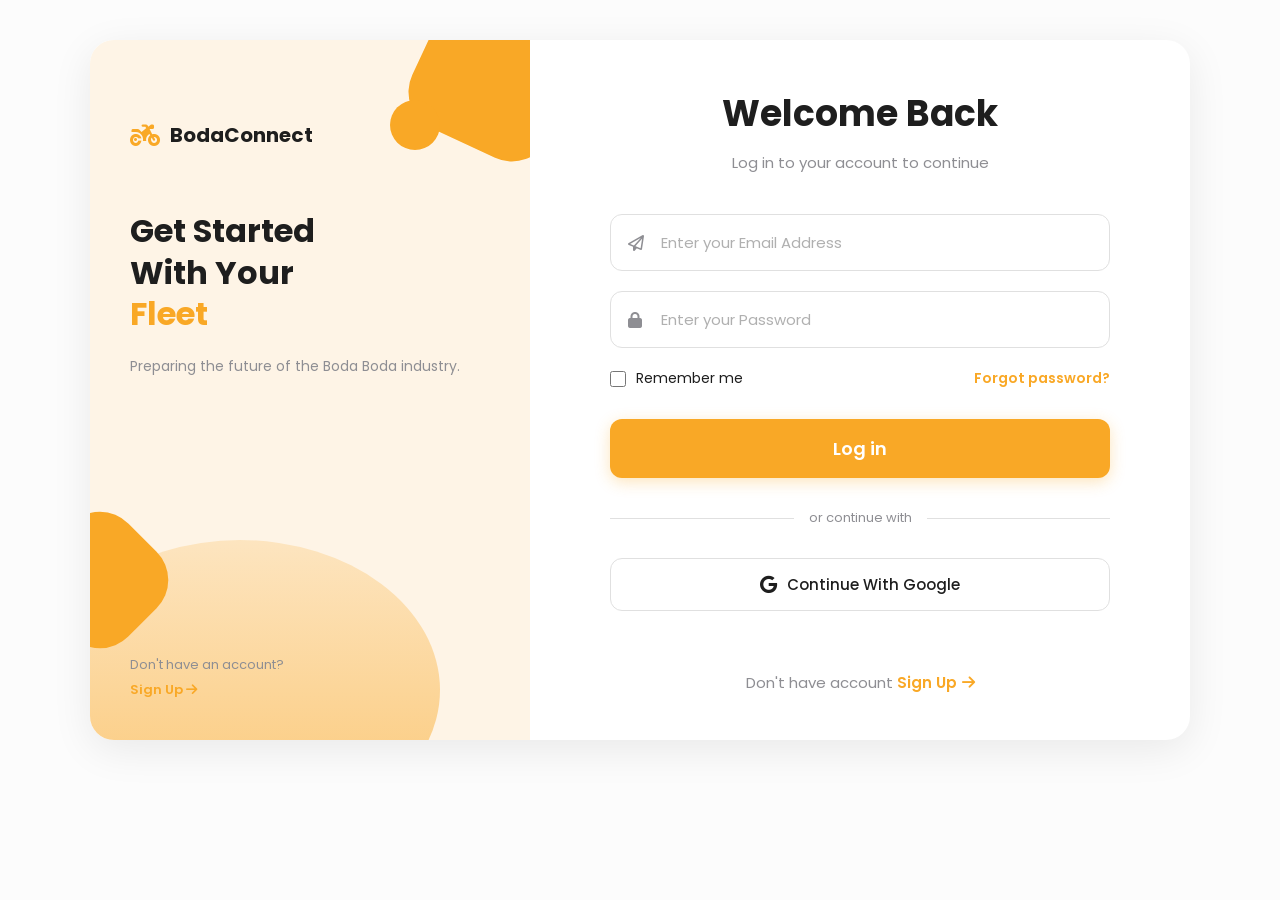
<file: index.html>
<!DOCTYPE html>
<html lang="en">
<head>
    <meta charset="UTF-8">
    <meta name="viewport" content="width=device-width, initial-scale=1.0">
    <title>Boda Boda - Login</title>
    <link href="https://fonts.googleapis.com/css2?family=Poppins:wght@400;500;600;700&display=swap" rel="stylesheet">
    <link rel="stylesheet" href="https://cdnjs.cloudflare.com/ajax/libs/font-awesome/6.4.0/css/all.min.css">
    <link rel="stylesheet" href="style.css">
</head>
<body>

    <div class="auth-container">
        <!-- LEFT SIDEBAR -->
        <div class="sidebar">
            <div class="shape shape-top-right"></div>
            <div class="shape shape-top-right-inner"></div>
            <div class="shape shape-bottom-left"></div>
            <div class="shape shape-bottom-curve"></div>

            <div class="sidebar-content">
                <a href="index.html" class="logo">
                    <i class="fa-solid fa-motorcycle"></i>
                    <span>BodaConnect</span>
                </a>
                <h1>Get Started <br>With Your <br><span>Fleet</span></h1>
                <p>Preparing the future of the Boda Boda industry.</p>
            </div>

            <div class="sidebar-footer">
                <span>Don't have an account?</span>
                <a href="signup.html">Sign Up <i class="fa-solid fa-arrow-right"></i></a>
            </div>
        </div>

        <!-- RIGHT FORM AREA -->
        <div class="form-area">
            <div class="form-header">
                <h2>Welcome Back</h2>
                <p>Log in to your account to continue</p>
            </div>

            <form action="dashboard.html">
                <div class="input-group">
                    <div class="input-wrapper">
                        <i class="fa-regular fa-paper-plane"></i>
                        <input type="email" placeholder="Enter your Email Address" required>
                    </div>
                </div>

                <div class="input-group">
                    <div class="input-wrapper">
                        <i class="fa-solid fa-lock"></i>
                        <input type="password" placeholder="Enter your Password" required>
                    </div>
                </div>

                <div class="form-options">
                    <label class="remember-me">
                        <input type="checkbox">
                        Remember me
                    </label>
                    <a href="#" class="forgot-password">Forgot password?</a>
                </div>

                <button type="submit" class="btn-primary">Log in</button>
            </form>

            <div class="divider"><span>or continue with</span></div>

            <div class="social-buttons">
                <button class="social-btn">
                    <i class="fa-brands fa-google"></i> Continue With Google
                </button>
            </div>

            <div class="bottom-link" style="margin-top: 30px;">
                Don't have account <a href="signup.html">Sign Up <i class="fa-solid fa-arrow-right"></i></a>
            </div>
        </div>
    </div>

</body>
</html>
</file>
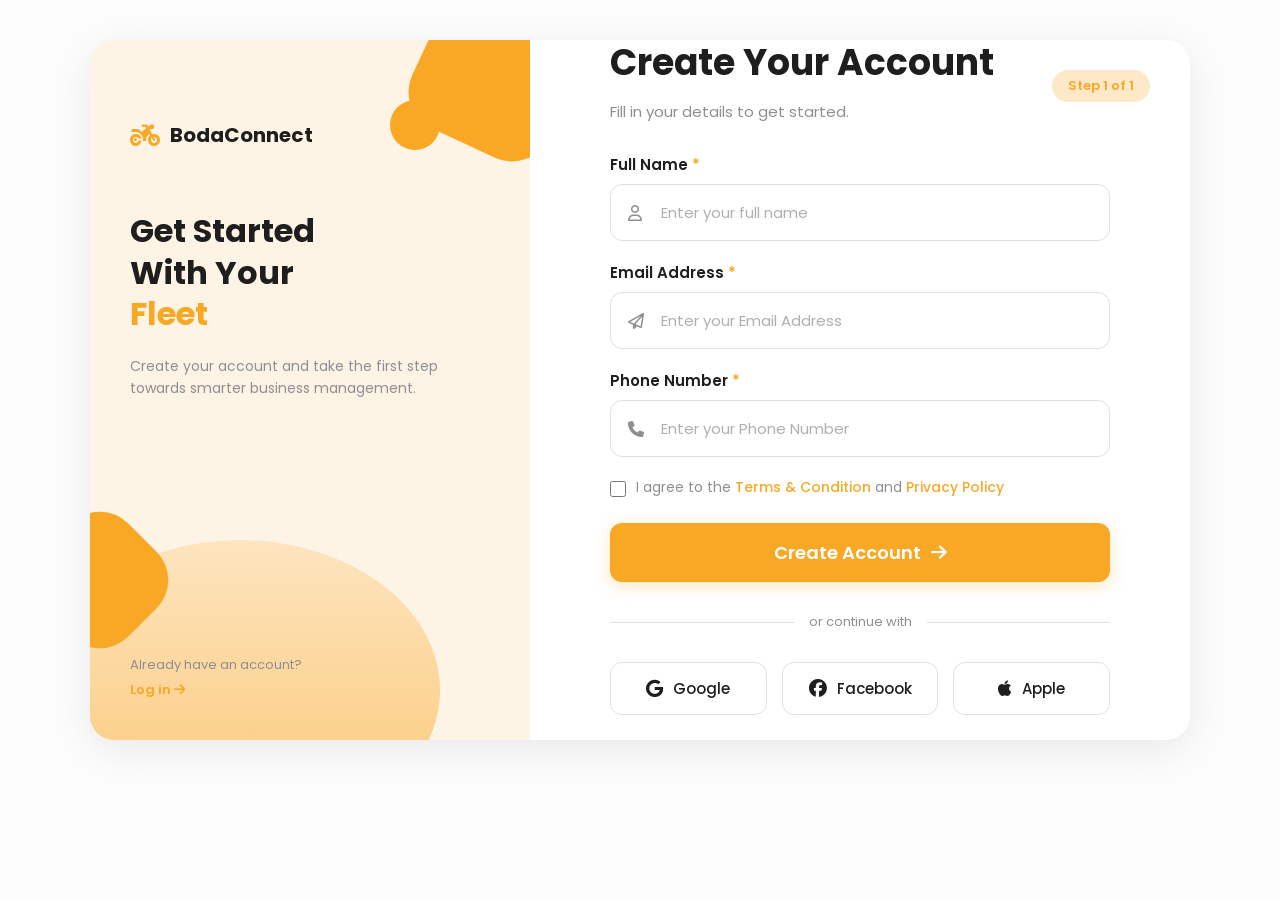
<file: signup.html>
<!DOCTYPE html>
<html lang="en">
<head>
    <meta charset="UTF-8">
    <meta name="viewport" content="width=device-width, initial-scale=1.0">
    <title>Boda Boda - Sign Up</title>
    <link href="https://fonts.googleapis.com/css2?family=Poppins:wght@400;500;600;700&display=swap" rel="stylesheet">
    <link rel="stylesheet" href="https://cdnjs.cloudflare.com/ajax/libs/font-awesome/6.4.0/css/all.min.css">
    <link rel="stylesheet" href="style.css">
</head>
<body>

    <div class="auth-container">
        <!-- LEFT SIDEBAR -->
        <div class="sidebar">
            <div class="shape shape-top-right"></div>
            <div class="shape shape-top-right-inner"></div>
            <div class="shape shape-bottom-left"></div>
            <div class="shape shape-bottom-curve"></div>

            <div class="sidebar-content">
                <a href="index.html" class="logo">
                    <i class="fa-solid fa-motorcycle"></i>
                    <span>BodaConnect</span>
                </a>
                <h1>Get Started <br>With Your <br><span>Fleet</span></h1>
                <p>Create your account and take the first step towards smarter business management.</p>
            </div>

            <div class="sidebar-footer">
                <span>Already have an account?</span>
                <a href="index.html">Log in <i class="fa-solid fa-arrow-right"></i></a>
            </div>
        </div>

        <!-- RIGHT FORM AREA -->
        <div class="form-area">
            <div class="step-indicator">Step 1 of 1</div>
            
            <div class="form-header" style="text-align: left; margin-bottom: 30px;">
                <h2>Create Your Account</h2>
                <p>Fill in your details to get started.</p>
            </div>

            <!-- Form submits to dashboard.html (Simulated Signup) -->
            <form action="dashboard.html">
                <div class="input-group">
                    <label>Full Name <span>*</span></label>
                    <div class="input-wrapper">
                        <i class="fa-regular fa-user"></i>
                        <input type="text" placeholder="Enter your full name" required>
                    </div>
                </div>

                <div class="input-group">
                    <label>Email Address <span>*</span></label>
                    <div class="input-wrapper">
                        <i class="fa-regular fa-paper-plane"></i>
                        <input type="email" placeholder="Enter your Email Address" required>
                    </div>
                </div>

                <div class="input-group">
                    <label>Phone Number <span>*</span></label>
                    <div class="input-wrapper">
                        <i class="fa-solid fa-phone"></i>
                        <input type="tel" placeholder="Enter your Phone Number" required>
                    </div>
                </div>

                <div class="terms-group">
                    <input type="checkbox" required>
                    <span>I agree to the <a href="#">Terms & Condition</a> and <a href="#">Privacy Policy</a></span>
                </div>

                <button type="submit" class="btn-primary">Create Account <i class="fa-solid fa-arrow-right"></i></button>
            </form>

            <div class="divider"><span>or continue with</span></div>

            <div class="social-buttons">
                <button class="social-btn"><i class="fa-brands fa-google"></i> Google</button>
                <button class="social-btn"><i class="fa-brands fa-facebook"></i> Facebook</button>
                <button class="social-btn"><i class="fa-brands fa-apple"></i> Apple</button>
            </div>
        </div>
    </div>

</body>
</html>
</file>
<file: style.css>
:root {
    --primary-orange: #F9A826;
    --primary-orange-hover: #e0961f;
    --sidebar-bg: #FEF4E6;
    --white: #FFFFFF;
    --text-dark: #1E1E1E;
    --text-grey: #8E8E93;
    --border-grey: #E0E0E0;
    --border-radius: 12px;
    --transition: all 0.3s ease;
}

* {
    margin: 0;
    padding: 0;
    box-sizing: border-box;
    font-family: 'Poppins', sans-serif;
}

body {
    background-color: #fcfcfc;
    color: var(--text-dark);
}


.auth-container {
    display: flex;
    width: 100%;
    max-width: 1100px;
    height: 700px;
    background-color: var(--white);
    border-radius: 24px;
    overflow: hidden;
    box-shadow: 0 10px 40px rgba(0, 0, 0, 0.08);
    margin: 40px auto;
}

.sidebar {
    width: 40%;
    background-color: var(--sidebar-bg);
    position: relative;
    padding: 40px;
    display: flex;
    flex-direction: column;
    justify-content: space-between;
    overflow: hidden;
}

.shape { position: absolute; background-color: var(--primary-orange); z-index: 1; }
.shape-top-right { top: -40px; right: -40px; width: 150px; height: 150px; border-radius: 40px; transform: rotate(25deg); }
.shape-top-right-inner { top: 60px; right: 90px; width: 50px; height: 50px; border-radius: 50%; }
.shape-bottom-left { bottom: 100px; left: -50px; width: 120px; height: 120px; border-radius: 40px; transform: rotate(45deg); }
.shape-bottom-curve { bottom: -100px; left: -50px; width: 400px; height: 300px; border-radius: 50%; background: linear-gradient(180deg, rgba(249,168,38,0.2) 0%, rgba(249,168,38,0.6) 100%); z-index: 0; }

.sidebar-content { position: relative; z-index: 2; margin-top: 40px; }
.logo { display: flex; align-items: center; gap: 10px; font-size: 20px; font-weight: 700; color: var(--text-dark); margin-bottom: 60px; text-decoration: none;}
.logo i { color: var(--primary-orange); font-size: 24px; }
.sidebar h1 { font-size: 32px; line-height: 1.3; color: var(--text-dark); margin-bottom: 20px; }
.sidebar h1 span { color: var(--primary-orange); display: block; }
.sidebar p { font-size: 14px; color: var(--text-grey); line-height: 1.6; }
.sidebar-footer { position: relative; z-index: 2; font-size: 13px; color: var(--text-grey); }
.sidebar-footer a { color: var(--primary-orange); text-decoration: none; font-weight: 600; display: block; margin-top: 5px; }

.form-area { width: 60%; padding: 60px 80px; display: flex; flex-direction: column; justify-content: center; position: relative; }
.step-indicator { position: absolute; top: 30px; right: 40px; background-color: #FDE8C8; color: var(--primary-orange); padding: 6px 16px; border-radius: 20px; font-size: 13px; font-weight: 600; }
.form-header { text-align: center; margin-bottom: 40px; }
.form-header h2 { font-size: 36px; font-weight: 700; color: var(--text-dark); margin-bottom: 10px; }
.form-header p { font-size: 15px; color: var(--text-grey); }

.input-group { margin-bottom: 20px; }
.input-group label { display: block; font-size: 15px; font-weight: 600; color: var(--text-dark); margin-bottom: 8px; }
.input-group label span { color: var(--primary-orange); }
.input-wrapper { position: relative; display: flex; align-items: center; }
.input-wrapper i { position: absolute; left: 18px; color: var(--text-grey); font-size: 16px; }
.input-wrapper input, .input-wrapper select { width: 100%; padding: 16px 20px 16px 50px; border: 1px solid var(--border-grey); border-radius: var(--border-radius); font-size: 15px; outline: none; transition: var(--transition); background: var(--white); }
.input-wrapper input::placeholder { color: #B0B0B0; }
.input-wrapper input:focus, .input-wrapper select:focus { border-color: var(--primary-orange); box-shadow: 0 0 0 3px rgba(249, 168, 38, 0.1); }

.form-options { display: flex; justify-content: space-between; align-items: center; margin-bottom: 30px; font-size: 14px; }
.remember-me { display: flex; align-items: center; gap: 10px; color: var(--text-dark); cursor: pointer; }
.remember-me input { accent-color: var(--primary-orange); width: 16px; height: 16px; cursor: pointer; }
.forgot-password { color: var(--primary-orange); text-decoration: none; font-weight: 600; }

.btn-primary { width: 100%; background-color: var(--primary-orange); color: var(--white); border: none; padding: 16px; border-radius: var(--border-radius); font-size: 18px; font-weight: 600; cursor: pointer; transition: var(--transition); box-shadow: 0 4px 15px rgba(249, 168, 38, 0.3); display: flex; justify-content: center; align-items: center; gap: 10px; text-decoration: none;}
.btn-primary:hover { background-color: var(--primary-orange-hover); transform: translateY(-2px); box-shadow: 0 6px 20px rgba(249, 168, 38, 0.4); }

.divider { display: flex; align-items: center; text-align: center; margin: 30px 0; color: var(--text-grey); font-size: 13px; }
.divider::before, .divider::after { content: ''; flex: 1; border-bottom: 1px solid var(--border-grey); }
.divider span { padding: 0 15px; }

.social-buttons { display: flex; gap: 15px; margin-bottom: 30px; }
.social-btn { flex: 1; display: flex; align-items: center; justify-content: center; gap: 10px; padding: 14px; border: 1px solid var(--border-grey); border-radius: var(--border-radius); background: var(--white); color: var(--text-dark); font-size: 15px; font-weight: 500; cursor: pointer; transition: var(--transition); }
.social-btn:hover { background-color: #f9f9f9; border-color: #ccc; }
.social-btn i { font-size: 18px; }

.bottom-link { text-align: center; font-size: 15px; color: var(--text-grey); }
.bottom-link a { color: var(--primary-orange); text-decoration: none; font-weight: 600; display: inline-flex; align-items: center; gap: 5px; }

.terms-group { display: flex; align-items: flex-start; gap: 10px; margin-bottom: 25px; font-size: 14px; color: var(--text-grey); }
.terms-group input { margin-top: 4px; accent-color: var(--primary-orange); width: 16px; height: 16px; cursor: pointer; }
.terms-group a { color: var(--primary-orange); text-decoration: none; font-weight: 500; }


.dashboard-wrapper { display: flex; min-height: 100vh; }
.dash-sidebar { width: 250px; background-color: var(--sidebar-bg); padding: 30px; display: flex; flex-direction: column; }
.dash-sidebar .logo { margin-bottom: 40px; }
.dash-nav { list-style: none; display: flex; flex-direction: column; gap: 15px; }
.dash-nav li a { display: flex; align-items: center; gap: 12px; text-decoration: none; color: var(--text-dark); font-weight: 500; padding: 12px 15px; border-radius: 10px; transition: var(--transition); }
.dash-nav li a:hover, .dash-nav li a.active { background-color: var(--primary-orange); color: var(--white); }
.dash-nav li a i { width: 20px; text-align: center; }

.dash-content { flex: 1; padding: 40px; background-color: #fcfcfc; }
.dash-header { display: flex; justify-content: space-between; align-items: center; margin-bottom: 30px; }
.dash-header h2 { font-size: 28px; font-weight: 700; }
.dash-header .user-profile { display: flex; align-items: center; gap: 15px; }
.dash-header .user-profile img { width: 40px; height: 40px; border-radius: 50%; object-fit: cover; }

.stats-grid { display: grid; grid-template-columns: repeat(auto-fit, minmax(200px, 1fr)); gap: 20px; margin-bottom: 40px; }
.stat-card { background: var(--white); padding: 25px; border-radius: var(--border-radius); box-shadow: 0 4px 15px rgba(0,0,0,0.03); display: flex; align-items: center; gap: 20px; }
.stat-icon { width: 50px; height: 50px; background: #FDE8C8; color: var(--primary-orange); border-radius: 12px; display: flex; align-items: center; justify-content: center; font-size: 24px; }
.stat-info h3 { font-size: 24px; font-weight: 700; color: var(--text-dark); }
.stat-info p { font-size: 14px; color: var(--text-grey); }

.table-container { background: var(--white); padding: 25px; border-radius: var(--border-radius); box-shadow: 0 4px 15px rgba(0,0,0,0.03); }
.table-container h3 { margin-bottom: 20px; font-size: 20px; font-weight: 600; }
table { width: 100%; border-collapse: collapse; }
th, td { text-align: left; padding: 15px 10px; border-bottom: 1px solid var(--border-grey); font-size: 14px; }
th { color: var(--text-grey); font-weight: 500; }
.status { padding: 5px 12px; border-radius: 20px; font-size: 12px; font-weight: 600; }
.status.active { background: #E8F5E9; color: #4CAF50; }
.status.pending { background: #FFF3E0; color: #FF9800; }

@media (max-width: 900px) {
    .auth-container { flex-direction: column; height: auto; margin: 20px; }
    .sidebar { width: 100%; padding: 30px; min-height: 250px; }
    .form-area { width: 100%; padding: 40px 30px; }
    .social-buttons { flex-direction: column; }
    .dashboard-wrapper { flex-direction: column; }
    .dash-sidebar { width: 100%; }
    .dash-nav { flex-direction: row; flex-wrap: wrap; }
  }
</file>
